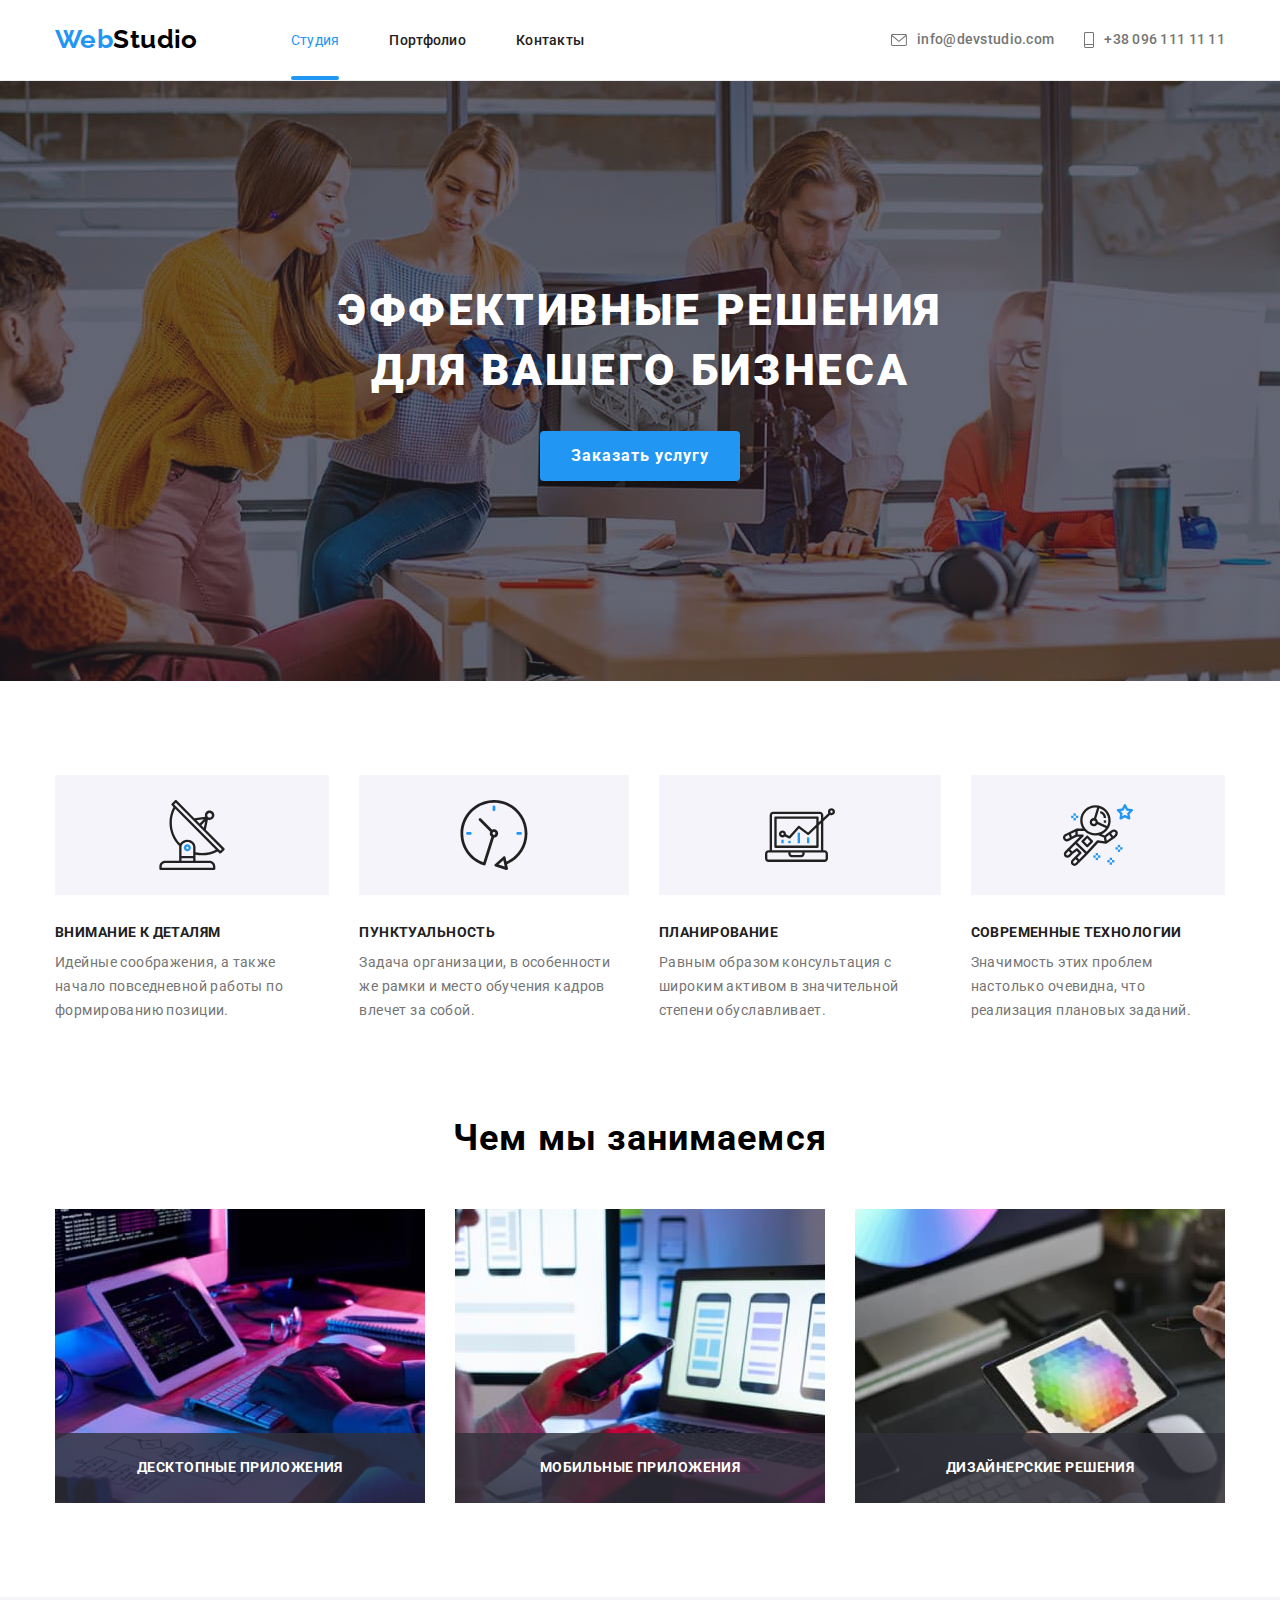
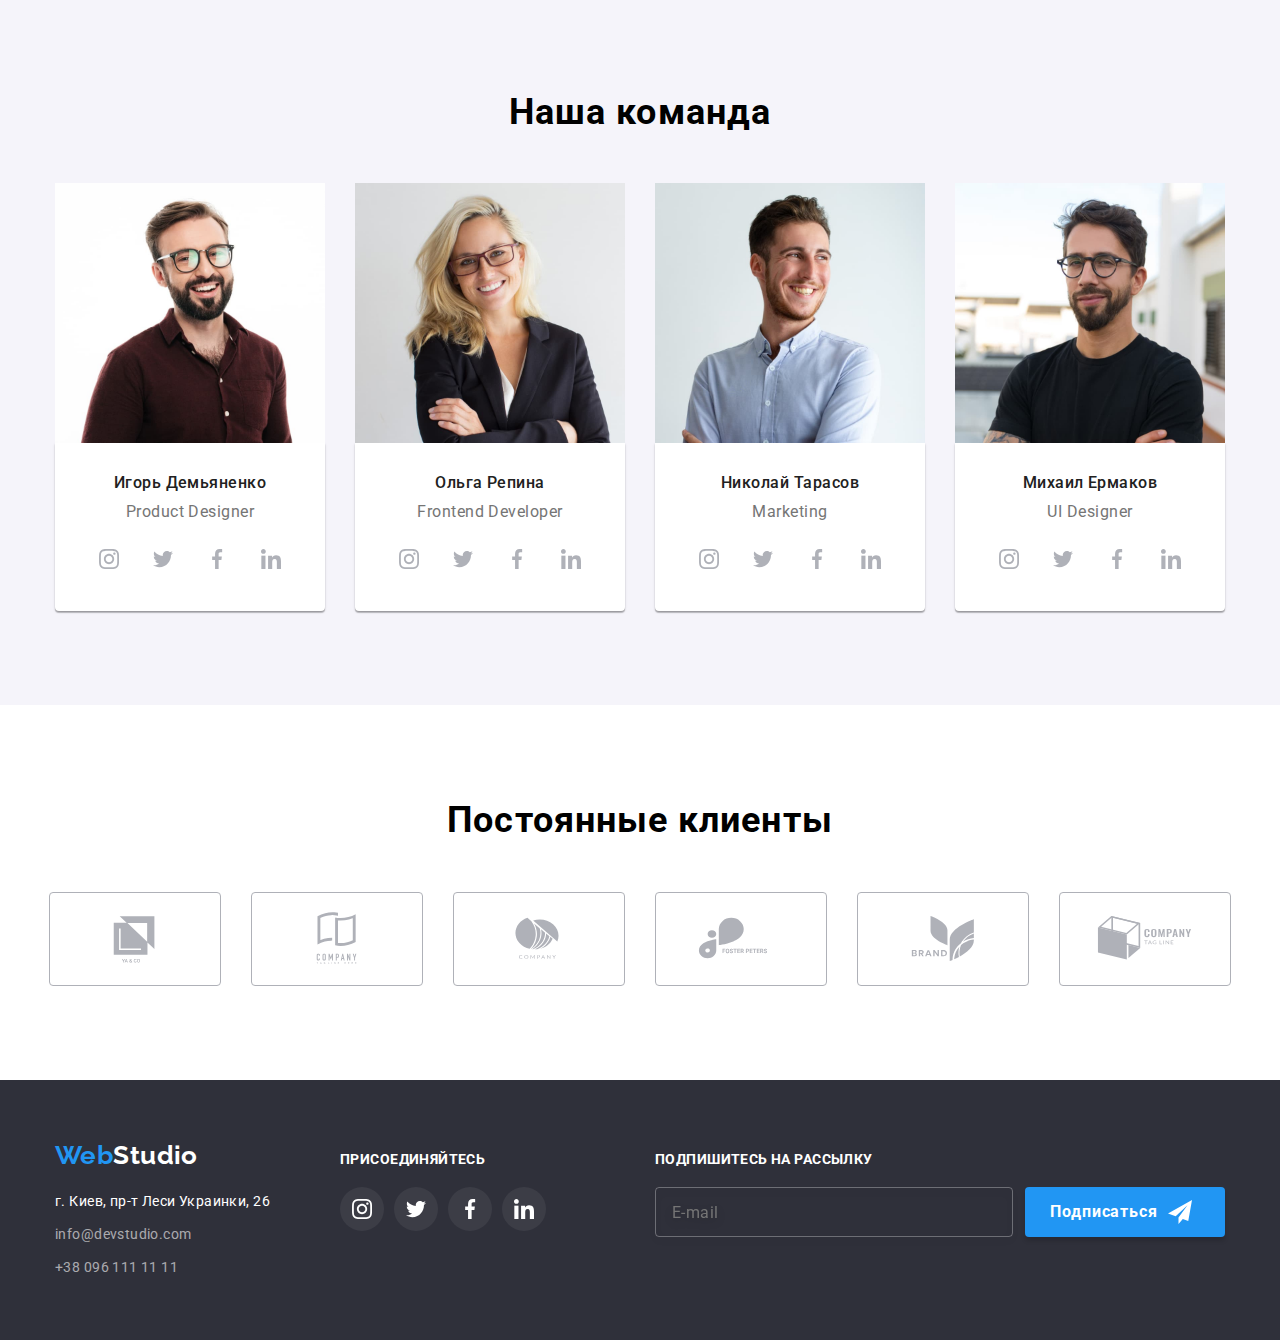
<file: index.html>
<!DOCTYPE html>
<html lang="ru">
<head>
    <meta charset="UTF-8">
    <meta http-equiv="X-UA-Compatible" content="IE=edge">
    <meta name="viewport" content="width=device-width, initial-scale=1.0">
    <title>Document</title>
    <link
     href="https://fonts.googleapis.com/css2?family=Raleway:wght@700&family=Roboto:wght@400;500;700;900&display=swap"
      rel="stylesheet"
    />
    <link
    rel="stylesheet"
    href="https://cdnjs.cloudflare.com/ajax/libs/modern-normalize/1.0.0/modern-normalize.min.css"
    />
    <link rel="stylesheet" href="./css/styles.css"
    />

</head>
<body>
   
  <!--<form class="js-speaker-form">-->
  

  <!--Section header-->
  <header class="hr-toge">
      
      <div class="container">

       <div class="heade">

     <nav class="main-nav">
      <a href="./index.html" class="logo">Web<span>Studio</span>
      </a>
       <ul class="links">
        <li class="item"><a href="./index.html" class="link-current">Студия</a></li>
        <li class="item"><a href="./portfolio.html" class="link clr">Портфолио</a></li>
        <li class="item"><a href="#" class="link clr">Контакты</a></li>
       </ul>
     </nav>

      <ul class="post-tel">
        
        <li class="item">
           <a href="mailto:" class="mail link">
            <svg class="icon-post" width="16" height="12">
              <use href="./images/post_tel.svg#envel"></use>
                </svg>info@devstudio.com</a></li>

        <li class="item item-icon-tel">
          <a href="tel:+380961111111" class="tel link">
            <svg class="icon-post" width="10" height="16">
              <use href="./images/post_tel.svg#vector"></use>
                </svg> +38 096 111 11 11</a></li>
      </ul>
    </div> 
    </div>
    
  
  </header>
         
    <main>
  <!--Section Главная-->
      <section class="hero">
       
      <div class="container"> 
        
         <h1 class="title">ЭФФЕКТИВНЫЕ РЕШЕНИЯ ДЛЯ ВАШЕГО БИЗНЕСА</h1>
   <!--Section Form-->
        <button  data-modal-open class="zakaz" type="button">Заказать услугу</button>
        <div class="backdrop is-hidden" data-modal>
          
          <div class="modal">
            <div> 
              <div class="modal-form">
              <strong class="our-strong-form">Оставьте свои данные, мы вам перезвоним</strong>
              
              <form class="form">
          
              <div class="form-field">
                <label class="form-lable" for="name">Имя</label>
                <div class="form-icon">
                  <span class="text-field_aicon">  
                <input class="form-input" type="text" name="name" id="name"/>          
              
                <svg class="form-black nm" width="18" height="18">
                    <use href="./images/symbol-defs (4).svg#person-black"></use>
                  </svg>
                </span>
                 
                </div>
                
              </div> 
          
              <div class="form-field">
                <label class="form-lable" for="tel">Телефон</label>
                <div class="form-icon">
                  <span class="text-field_aicon">  
                <input class="form-input" type="tel" name="tel" id="tel"/>
                
                <svg class="form-black nm" width="18" height="18">
                  <use href="./images/symbol-defs (4).svg#phone-black"></use>
                </svg>
              </span> 
              
              </div>
              </div>
          
              <div class="form-field">
                <label class="form-lable" for="mail">Почта</label>
                <div class="form-icon">
                  <span class="text-field_aicon"> 
                <input class="form-input" type="email" name="mail" id="mail"/>
                
                <svg class="form-black nm" width="18" height="18">
                  <use href="./images/symbol-defs (4).svg#email-black"></use>
                </svg>
               </span>
              
              </div>
               </div>

              <div class="form-coment">
              <label class="form-lable">Комментарий</label>
              <textarea class="form-place-hol" placeholder="Введите текст">Введите текст</textarea>
              </div>
            </form> 
            
          </div>
          
             <div class="usl"> 
               <label class="check">
                 <input class="check_input" type="checkbox"/>
                  <span class="icon-check"></span>Соглашаюсь с рассылкой и принимаю<span class="span-form">Условия договора</span>
              
              </label>
              </div>
            </div>         
            
            
              <button class="form-button" type="submit">Отправить</button>
                                   
               
            

            <button class="pos" data-modal-close>
              <svg class="icon-close" width="18" height="18" >
                <use href="./images/symbol-defs (3).svg#black">
                  </use>
                
              </svg>
              
            </button>
          </div>
          </div>
          </div>
    
      </section>
     
  <!--Section Наши сильные стороны-->
      
        <section class="univer">
          <div class="container">
      
      <h2 class="our-strong-transp">Наши сильные стороны</h2>

          <ul class="our-strong-ul job-f">
            <li class="item-chem">
              <div class="thumb">
              <svg class="antenna">
                <use href="./images/symbol-defs.svg#icon-antenna">

                </use>
              </svg>
            </div> 
              <h3 class="our-strong-h">ВНИМАНИЕ К ДЕТАЛЯМ</h3>
              <p class="our-text-p">Идейные соображения, а также начало повседневной работы по формированию позиции.</p></li>
              
              <li class="item-chem">
                <div class="thumb">
                  <svg class="clock">
                    <use href="./images/symbol-defs.svg#icon-clock">

                    </use>
                  </svg>
                </div>
              <h3 class="our-strong-h">ПУНКТУАЛЬНОСТЬ</h3>
              <p class="our-text-p">Задача организации, в особенности же рамки и место обучения кадров влечет за собой.</p></li>
            <li class="item-chem">
              <div class="thumb">
                <svg class="diagram">
                  <use href="./images/symbol-defs.svg#icon-diagram">

                  </use>
                </svg>
              </div>
              <h3 class="our-strong-h">ПЛАНИРОВАНИЕ</h3>  
              <p class="our-text-p">Равным образом консультация с широким активом в значительной степени обуславливает.</p></li>
            <li class="item-chem">
              <div class="thumb">
                <svg class="astronaut">
                  <use href="./images/symbol-defs.svg#icon-astronaut">

                  </use>
                </svg>
              </div>
              <h3 class="our-strong-h">СОВРЕМЕННЫЕ ТЕХНОЛОГИИ</h3>
              <p class="our-text-p">Значимость этих проблем настолько очевидна, что реализация плановых заданий.</p></li>
          </ul>
        
          </div>
        </section>
      
    <!--Section Чем занимаются-->
    <section class="univers">
      <div class="container">
      <h2 class="our-strong">Чем мы занимаемся</h2>
        <ul class="our-jobs job-f">
          
         <li class="item">
          <div class="thumb-ch">
          <img src="./images/img011.jpg" alt="изображение1" width="370" height="294"/>
            <p class="label">ДЕСКТОПНЫЕ ПРИЛОЖЕНИЯ</p></div></li> 
         <li class="item">
          <div class="thumb-ch">
            <img src="./images/img012.jpg" alt="изображение2" width="370" height="294"/>
            <p class="label">МОБИЛЬНЫЕ ПРИЛОЖЕНИЯ</p></div></li>
         <li class="item">
          <div class="thumb-ch">
            <img src="./images/img013.jpg" alt="изображение3" width="370" height="294"/>
            <p class="label">ДИЗАЙНЕРСКИЕ РЕШЕНИЯ</p></div></li>
        </ul>
      </div>
    </section>
    <!--Section Team-->
    
      <section class="univer team-backgroud-color">
        <div class="container">
      
        <h2 class="our-strong">Наша команда</h2>
          
          <ul class="job-f"> 
           
             <li class="item-t foto"><img src="./images/img110.jpg" width="270" alt="Дизайнер"/>
              <div class="toge">
                <h3 class="our-strong-f">Игорь Демьяненко</h3>
                <p class="our-text">Product Designer</p>

                <ul class="icons-team">

                  <li class="item-social">
                    <a class="link-social-team" href="">
                      <svg class="icon-social" width="20" height="20" >
                        <use href="./images/symbol-defs.svg#icon-instagram"></use>
                      </svg>
                    </a>        
                               
                  </li> 
              
                  <li class="item-social"> 
                    <a class="link-social-team" href="">
                      <svg class="icon-social" width="20" height="20" >
                        <use href="./images/symbol-defs.svg#icon-twitter"></use>
                      </svg>
                    </a>        
                  </li> 
              
                  <li class="item-social">
                    <a class="link-social-team" href="">
                      <svg class="icon-social" width="20" height="20" >
                        <use href="./images/symbol-defs.svg#icon-facebook"></use>
                      </svg>
                    </a>  
              
                             
                  </li> 
              
                  <li class="item-social">
                    <a class="link-social-team" href="">
                      <svg class="icon-social" width="20" height="20" >
                        <use href="./images/symbol-defs.svg#icon-linkedin"></use>
                      </svg>
                    </a>  
                                   
                </li> 
              </ul>
             
              </div> 
             
            </li>
            
                                           
            <li class="item-t foto"><img src="images/img111.jpg" width="270" alt="Разработчик"/>
              <div class="toge">
              <h3 class="our-strong-f">Ольга Репина</h3>
              <p class="our-text">Frontend Developer</p>
              <ul class="icons-team">

                <li class="item-social">
                  <a class="link-social-team" href="">
                    <svg class="icon-social" width="20" height="20" >
                      <use href="./images/symbol-defs.svg#icon-instagram"></use>
                    </svg>
                  </a>        
                             
                </li> 
            
                <li class="item-social"> 
                  <a class="link-social-team" href="">
                    <svg class="icon-social" width="20" height="20" >
                      <use href="./images/symbol-defs.svg#icon-twitter"></use>
                    </svg>
                  </a>        
                </li> 
            
                <li class="item-social">
                  <a class="link-social-team" href="">
                    <svg class="icon-social" width="20" height="20" >
                      <use href="./images/symbol-defs.svg#icon-facebook"></use>
                    </svg>
                  </a>  
            
                           
                </li> 
            
                <li class="item-social">
                  <a class="link-social-team" href="">
                    <svg class="icon-social" width="20" height="20" >
                      <use href="./images/symbol-defs.svg#icon-linkedin"></use>
                    </svg>
                  </a>  
                                    
              </li> 
            </ul>
            
            </div>
            </li>
          
            <li class="item-t foto"><img src="images/img112.jpg" width="270" alt="Маркетолог"/>          
              <div class="toge">
              <h3 class="our-strong-f">Николай Тарасов</h3>
              <p class="our-text">Marketing</p>
              <ul class="icons-team">

                <li class="item-social">
                  <a class="link-social-team" href="">
                    <svg class="icon-social" width="20" height="20" >
                      <use href="./images/symbol-defs.svg#icon-instagram"></use>
                    </svg>
                  </a>        
                             
                </li> 
            
                <li class="item-social"> 
                  <a class="link-social-team" href="">
                    <svg class="icon-social" width="20" height="20" >
                      <use href="./images/symbol-defs.svg#icon-twitter"></use>
                    </svg>
                  </a>        
                </li> 
            
                <li class="item-social">
                  <a class="link-social-team" href="">
                    <svg class="icon-social" width="20" height="20" >
                      <use href="./images/symbol-defs.svg#icon-facebook"></use>
                    </svg>
                  </a>  
            
                           
                </li> 
            
                <li class="item-social">
                  <a class="link-social-team" href="">
                    <svg class="icon-social" width="20" height="20" >
                      <use href="./images/symbol-defs.svg#icon-linkedin"></use>
                    </svg>
                  </a>  
                                    
              </li> 
            </ul>
            </div>
            </li>
          
            <li class="item-t foto"><img src="images/img113.jpg" width="270" alt="UI Дизайнер"/>
              <div class="toge">
              <h3 class="our-strong-f">Михаил Ермаков</h3>
              <p class="our-text">UI Designer</p>
              <ul class="icons-team">

                <li class="item-social">
                  <a class="link-social-team" href="">
                    <svg class="icon-social" width="20" height="20" >
                      <use href="./images/symbol-defs.svg#icon-instagram"></use>
                    </svg>
                  </a>        
                             
                </li> 
            
                <li class="item-social"> 
                  <a class="link-social-team" href="">
                    <svg class="icon-social" width="20" height="20" >
                      <use href="./images/symbol-defs.svg#icon-twitter"></use>
                    </svg>
                  </a>        
                </li> 
            
                <li class="item-social">
                  <a class="link-social-team" href="">
                    <svg class="icon-social" width="20" height="20" >
                      <use href="./images/symbol-defs.svg#icon-facebook"></use>
                    </svg>
                  </a>  
            
                           
                </li> 
            
                <li class="item-social">
                  <a class="link-social-team" href="">
                    <svg class="icon-social" width="20" height="20" >
                      <use href="./images/symbol-defs.svg#icon-linkedin"></use>
                    </svg>
                  </a>  
                                    
              </li> 
            </ul>
            </div>
            </li>
                    
          </ul>
        </div>
      </section>
    
  </main>
  <!--Section Clients-->
  <section class="univer">
    <div class="container">
      <h2 class="our-strong">Постоянные клиенты</h2>
          
          <ul class="c-clients"> 

            <li class="item-cl">
             
                <a href="" class="client">
                <svg class="icon-logo" width="106" height="60">
                  <use href="./images/symbol-defs.svg#icon-logo-1">
                  
                  </use>
                </svg>
              </a>
                             
            </li>

            <li class="item-cl">
              <a href="" class="client">
              <svg class="icon-logo" width="106" height="60">
                <use href="./images/symbol-defs.svg#icon-logo-2">
                </use>
              </svg>
            </a>   
            </li>   
            
            <li class="item-cl">
              <a href="" class="client">
                <svg class="icon-logo" width="106" height="60">
                  <use href="./images/symbol-defs.svg#icon-logo-3">
                  
                  </use>
                </svg>
              </a>
              
            </li>

            <li class="item-cl">
              <a href="" class="client">
                <svg class="icon-logo" width="106" height="60">
                  <use href="./images/symbol-defs.svg#icon-logo-4">
                  
                  </use>
                </svg>
              </a>
              
            </li>
             
            
            
            <li class="item-cl">
              <a href="" class="client">
                <svg class="icon-logo" width="106" height="60">
                  <use href="./images/symbol-defs.svg#icon-logo-5">
                  
                  </use>
                </svg>
              </a>
              
            </li>
            <li class="item-cl">
              <a href="" class="client">
                <svg class="icon-logo" width="106" height="60">
                  <use href="./images/symbol-defs.svg#icon-logo-6">
                  
                  </use>
                </svg>
              </a>
              
            </li>
          </ul>
    </div>
  </section>

<!--Section Footer-->
<footer class="foot-bg">
 
  <div class="container ft-fx">
    <div class="addr">
        <a href="./index.html" class="logo-f">Web<span>Studio</span></a>
        <address class="underline">
          <ul class="links-ft linkf">
            <li class="item-ft"><a href="Адрес" class="add linkf">г. Киев, пр-т Леси Украинки, 26</a></li>
            <li class="item-ft"><a href="mailto:" class="opacity linkf">info@devstudio.com</a></li>
            <li class="item-ft"><a href="tel:+380961111111" class="opacity linkf">+38 096 111 11 11</a></li>
          </ul>
        </address>
   
  </div>


  <div class="soc">
    <p class="socials">ПРИСОЕДИНЯЙТЕСЬ</p>
  <ul class="icons">
    <li class="item-social">
      <a class="link-social" href="">
        <svg class="icon-social-f" width="20" height="20" >
          <use href="./images/symbol-defs.svg#icon-instagram"></use>
        </svg>
      </a>        
                 
    </li> 

    <li class="item-social"> 
      <a class="link-social" href="">
        <svg class="icon-social-f" width="20" height="20" >
          <use href="./images/symbol-defs.svg#icon-twitter"></use>
        </svg>
      </a>        
    </li> 

    <li class="item-social">
      <a class="link-social" href="">
        <svg class="icon-social-f" width="20" height="20" >
          <use href="./images/symbol-defs.svg#icon-facebook"></use>
        </svg>
      </a>  

               
    </li> 

    <li class="item-social">
      <a class="link-social" href="">
        <svg class="icon-social-f" width="20" height="20" >
          <use href="./images/symbol-defs.svg#icon-linkedin"></use>
        </svg>
      </a>  
                        
  </li> 
</ul>

  </div>




  <div class="forma">
    <p class="socials">ПОДПИШИТЕСЬ НА РАССЫЛКУ</p>
    <form>
      <div class="ft-send">
      <input class="send in-mail" type="email" placeholder="E-mail"/>
      <button type="submit" class="submit-f">Подписаться<svg class="icon-send" width="24" height="24">
        <use href="./images/symbol-defs (4).svg#icon-send"></use>
      </svg></button>
    </div>  
    </form>
  </div>
</div>



</footer>




<script>
    const refs = {
      openModalBtn: document.querySelector("[data-modal-open]"),
      closeModalBtn: document.querySelector("[data-modal-close]"),
      modal: document.querySelector("[data-modal]"),
    };
  
    refs.openModalBtn.addEventListener("click", toggleModal);
    refs.closeModalBtn.addEventListener("click", toggleModal);
  
    function toggleModal() {
      refs.modal.classList.toggle("is-hidden");
    }
</script>
</body>
</html>
</file>
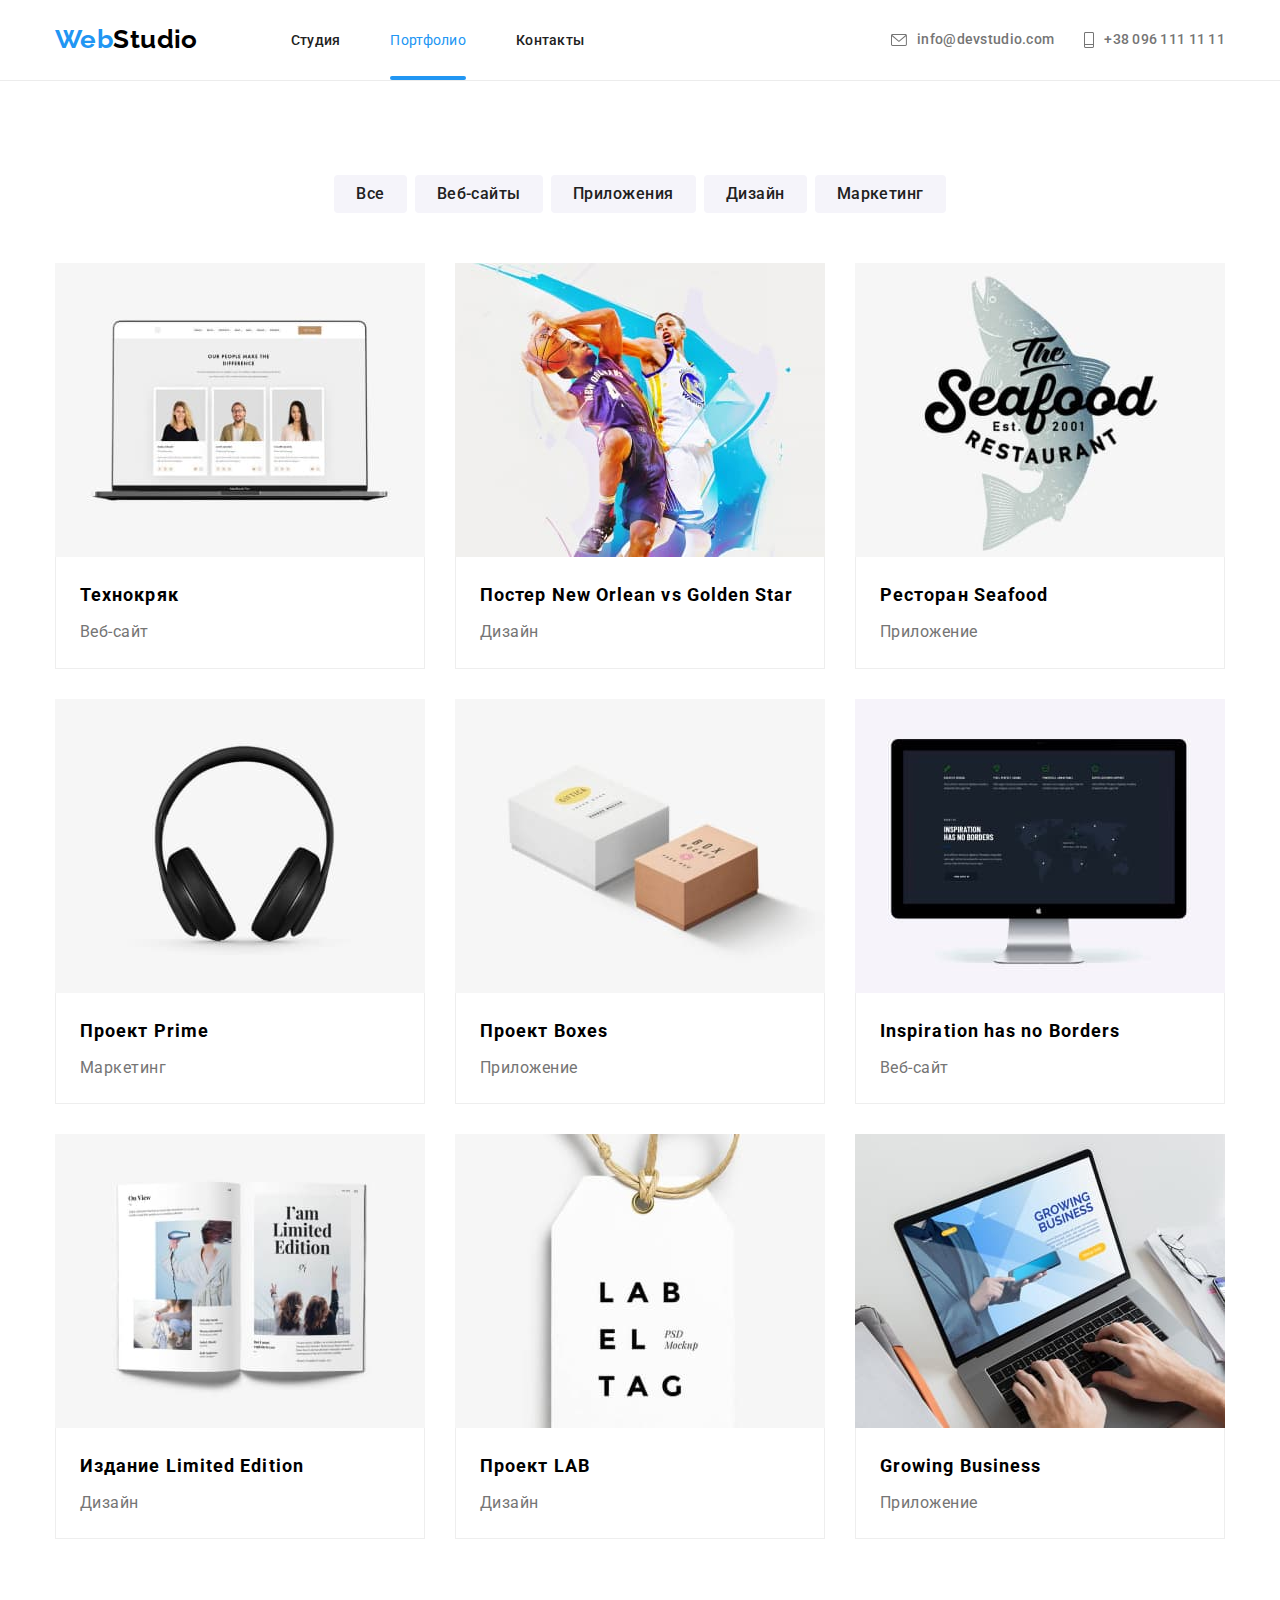
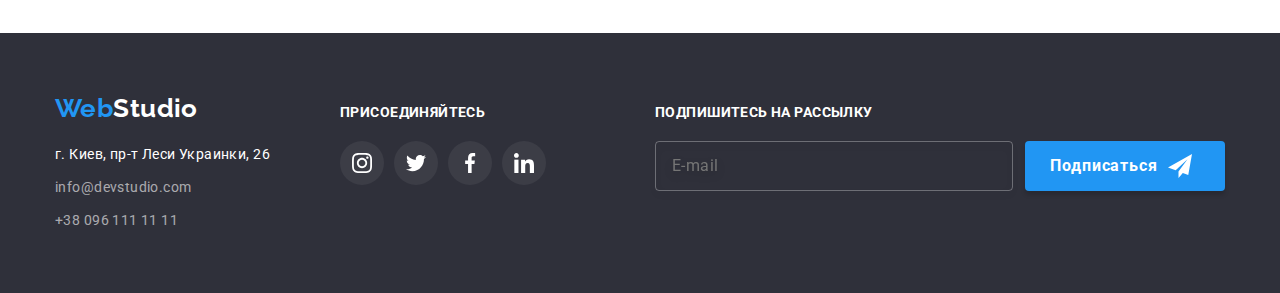
<file: portfolio.html>
<!DOCTYPE html>
<html lang="ru">
<head>
    <meta charset="UTF-8">
    <meta http-equiv="X-UA-Compatible" content="IE=edge">
    <meta name="viewport" content="width=device-width, initial-scale=1.0">
    <title>Document</title>
    <link
    rel="stylesheet"
    href="https://cdnjs.cloudflare.com/ajax/libs/modern-normalize/1.0.0/modern-normalize.min.css"
  />
    <link href="https://fonts.googleapis.com/css2?family=Raleway:wght@700&family=Roboto:wght@400;500;700;900&display=swap"
        rel="stylesheet" />
    <link rel="stylesheet" href="./css/styles.css" />
    
   
</head>
  <body>
    <!--Section header-->
    <header class="hr-toge">
      <!--Section header-->
      
        <div class="container">
          <div class="heade">
       <nav class="main-nav">
        <a href="./index.html" class="logo">Web<span>Studio</span>
        </a>
         <ul class="links">
          <li class="item"><a href="./index.html" class="link clr">Студия</a></li>
          <li class="item"><a href="./portfolio.html" class="link-current">Портфолио</a></li>
          <li class="item"><a href="#" class="link clr">Контакты</a></li>
         </ul>
       </nav>
       <ul class="post-tel">
        
        <li class="item">
           <a href="mailto:" class="mail link">
            <svg class="icon-post" width="16" height="12">
              <use href="./images/post_tel.svg#envel"></use>
                </svg>info@devstudio.com</a></li>

        <li class="item item-icon-tel">
          <a href="tel:+380961111111" class="tel link">
            <svg class="icon-post" width="10" height="16">
              <use href="./images/post_tel.svg#vector"></use>
                </svg> +38 096 111 11 11</a></li>
      </ul>
      </div>
      
      </div>
      
    
    </header>
     <!--Section our-projects-->
    
      <main class="our-projects">
        <section class="univer">
          <div class="container">
                     
        <h1 class="projects-transp">Наши проекты</h1>
        <!--Section Filters-->
          
            <ul class="button-all">
              <li class="item-b"><button class="pointer btn vse" type="button">Все</button></li>
              <li class="item-b"><button class="pointer btn web" type="button">Веб-сайты</button></li>
              <li class="item-b"><button class="pointer btn pri" type="button">Приложения</button></li>
              <li class="item-b"><button class="pointer btn dis" type="button">Дизайн</button></li>
              <li class="item-b"><button class="pointer btn mar" type="button">Маркетинг</button></li>
            </ul>
           
          
        <!--Section Projects-->
        
          <ul class="job-c">
           <li class="item-c">
            
            <a class="cartka" href=""><img src="./images/pho1.jpg" width="370" alt="Вид"/>
            
              <div class="carta">
                <h2 class="special-name">Технокряк</h2>
                <p class="job one">Веб-сайт</p>
              </div>
            
            
            <div class="actions">
               <div class="over">
                <p class="p-modal">Ресурс предлагает комплексные предложения с разным уровнем функционала и сервисов. Все это позволит посетителю получить исчерпывающие сведения о компании или частном лице.
                  </p>
               </div>
              </div>
            </a>
            </li>
              
           <li class="item-c">
            
             <a class="cartka" href=""><img src="./images/pho2.jpg" width="370" alt="Вид"/>
              <div class="carta">
               <h2 class="special-name">Постер New Orlean vs Golden Star</h2>
               <p class="job one">Дизайн</p>
              </div>
              <div class="actions">
                <div class="over">
                 <p class="p-modal">Ресурс предлагает комплексные предложения с разным уровнем функционала и сервисов. Все это позволит посетителю получить исчерпывающие сведения о компании или частном лице.
                   </p>
                </div>
               </div>
              </a>
            </li>
 
           <li class="item-c">
            
             <a class="cartka" href=""><img src="./images/pho3.jpg" width="370" alt="Вид"/>
              <div class="carta">  
               <h2 class="special-name">Ресторан Seafood</h2>
               <p class="job one">Приложение</p>
              </div>
              <div class="actions">
                <div class="over">
                 <p class="p-modal">Ресурс предлагает комплексные предложения с разным уровнем функционала и сервисов. Все это позволит посетителю получить исчерпывающие сведения о компании или частном лице.
                   </p>
                </div>
               </div>
            </a>
          </li>

           <li class="item-c">
            
             <a class="cartka" href=""><img src="./images/pho4.jpg" width="370" alt="Вид"/>
              <div class="carta">    
               <h2 class="special-name">Проект Prime</h2>
               <p class="job one">Маркетинг</p>
              </div>
              <div class="actions">
                <div class="over">
                 <p class="p-modal">Ресурс предлагает комплексные предложения с разным уровнем функционала и сервисов. Все это позволит посетителю получить исчерпывающие сведения о компании или частном лице.
                   </p>
                </div>
               </div>
            </a>
          </li>

           <li class="item-c">
            
             <a class="cartka" href=""><img src="./images/pho5.jpg" width="370" alt="Вид"/>
              <div class="carta">
               <h2 class="special-name">Проект Boxes</h2>
               <p class="job one">Приложение</p>
              </div>
              <div class="actions">
                <div class="over">
                 <p class="p-modal">Ресурс предлагает комплексные предложения с разным уровнем функционала и сервисов. Все это позволит посетителю получить исчерпывающие сведения о компании или частном лице.
                   </p>
                </div>
               </div>
            </a>
          </li>

           <li class="item-c">
            
             <a class="cartka" href=""><img src="./images/pho6.jpg" width="370" alt="Вид"/>
              <div class="carta">
                <h2 class="special-name">Inspiration has no Borders</h2>
                <p class="job one">Веб-сайт</p>
              </div>
              <div class="actions">
                <div class="over">
                 <p class="p-modal">Ресурс предлагает комплексные предложения с разным уровнем функционала и сервисов. Все это позволит посетителю получить исчерпывающие сведения о компании или частном лице.
                   </p>
                </div>
               </div>
            </a>
          </li>

           <li class="item-c">
            
             <a class="cartka" href=""><img src="./images/pho7.jpg" width="370" alt="Вид"/>
              <div class="carta">
                <h2 class="special-name">Издание Limited Edition</h2>
                <p class="job one">Дизайн</p>
              </div>
              <div class="actions">
                <div class="over">
                 <p class="p-modal">Ресурс предлагает комплексные предложения с разным уровнем функционала и сервисов. Все это позволит посетителю получить исчерпывающие сведения о компании или частном лице.
                   </p>
                </div>
               </div>
            </a>
          </li>

           <li class="item-c">
            
             <a class="cartka" href=""><img src="./images/pho8.jpg" width="370" alt="Вид"/>
              <div class="carta">
               <h2 class="special-name">Проект LAB</h2>
               <p class="job one">Дизайн</p>
              </div>
              <div class="actions">
                <div class="over">
                 <p class="p-modal">Ресурс предлагает комплексные предложения с разным уровнем функционала и сервисов. Все это позволит посетителю получить исчерпывающие сведения о компании или частном лице.
                   </p>
                </div>
               </div>
            </a>
          </li>

           <li class="item-c">
            
             <a class="cartka" href=""><img src="./images/pho9.jpg" width="370" alt="Вид"/>
              <div class="carta">
               <h2 class="special-name">Growing Business</h2>
               <p class="job one">Приложение</p>
              </div>
              <div class="actions">
                <div class="over">
                 <p class="p-modal">Ресурс предлагает комплексные предложения с разным уровнем функционала и сервисов. Все это позволит посетителю получить исчерпывающие сведения о компании или частном лице.
                   </p>
                </div>
               </div>
            </a>
          </li>
          </ul>
          
        
          </div>
        </section> 
      </main>
     
    <!--Section Footer-->
    <footer class="foot-bg">
 
      <div class="container ft-fx">
        <div class="addr">
            <a href="./index.html" class="logo-f">Web<span>Studio</span></a>
            <address class="underline">
              <ul class="links-ft linkf">
                <li class="item-ft"><a href="Адрес" class="add linkf">г. Киев, пр-т Леси Украинки, 26</a></li>
                <li class="item-ft"><a href="mailto:" class="opacity linkf">info@devstudio.com</a></li>
                <li class="item-ft"><a href="tel:+380961111111" class="opacity linkf">+38 096 111 11 11</a></li>
              </ul>
            </address>
       
      </div>
    
    
      <div class="soc">
        <p class="socials">ПРИСОЕДИНЯЙТЕСЬ</p>
      <ul class="icons">
        <li class="item-social">
          <a class="link-social" href="">
            <svg class="icon-social-f" width="20" height="20" >
              <use href="./images/symbol-defs.svg#icon-instagram"></use>
            </svg>
          </a>        
                     
        </li> 
    
        <li class="item-social"> 
          <a class="link-social" href="">
            <svg class="icon-social-f" width="20" height="20" >
              <use href="./images/symbol-defs.svg#icon-twitter"></use>
            </svg>
          </a>        
        </li> 
    
        <li class="item-social">
          <a class="link-social" href="">
            <svg class="icon-social-f" width="20" height="20" >
              <use href="./images/symbol-defs.svg#icon-facebook"></use>
            </svg>
          </a>  
    
                   
        </li> 
    
        <li class="item-social">
          <a class="link-social" href="">
            <svg class="icon-social-f" width="20" height="20" >
              <use href="./images/symbol-defs.svg#icon-linkedin"></use>
            </svg>
          </a>  
                            
      </li> 
    </ul>
    
      </div>



          <div class="forma">
            <p class="socials">ПОДПИШИТЕСЬ НА РАССЫЛКУ</p>
            <form>
              <div class="ft-send">
              <input class="send in-mail" type="email" placeholder="E-mail"/>
              <button type="submit" class="submit-f">Подписаться<svg class="icon-send" width="24" height="24">
                <use href="./images/symbol-defs (4).svg#icon-send"></use>
              </svg></button>
            </div>  
            </form>
          </div>
       
    </div>
    
    </footer>
  
    
  </body>
</html>
</file>
<file: css/styles.css>
/* цвет основного текста #757575*/
/* вторичный цвет #212121*/
/* цвет акцента #2196F3*/
/* цвет акцента вторичный #188ce8*/
/* цвет фона #ffffff*/
/* цвет заголовков #000000*/
/* цвет фона главной страницы #2F303A */
/* цвет фона кнопок #F5F4FA*/
/* цвет адреса rgba(255, 255, 255, 0.6)*/
/* цвет тени one rgba(0, 0, 0, 0.1)*/
/* цвет тени two rgba(0, 0, 0, 0.1)*/
/* цвет тени three rgba(0, 0, 0, 0.12)*/
/* цвет фона под фото #e5e5e5*/
/* цвет фона карточки #eeeeee*/
/* цвет линии внизу шапки #ececec*/
/* цвет фона клиентов #AFB1B8*/
/* цвет фона при трансформации rgba(33, 150, 243, 0.9)*/
/* цвет при оверлей #c4c4c4*/ 

:root {
  --primary-text-color: #757575;
  --second-text-color: #212121;
  --accent-color: #2196f3;
  --accent-color-second: #188ce8;
  --background-color: #ffffff;
  --title-text-color: #000000;
  --background-color-ft: #2f303a;
  --background-color-btn: #F5F4FA;
  --color-opacity: rgba(255,255,255,0.6);
  --color-shadow-one: rgba(0, 0, 0, 0.12);
  --color-shadow-two: rgba(0, 0, 0, 0.14);
  --color-shadow-three: rgba(0, 0, 0, 0.2);
  --color-fon-image: #e5e5e5;
  --color-bgd-card: #eeeeee;
  --border-hr-color: #ececec;
  --color-clients: #AFB1B8;
  --color-bg-transform: rgba(33, 150, 243, 0.9);
  --color-overly: #c4c4c4;
}
html {
  box-sizing: border-box;
}
*,
*::before,
*::after {
  box-sizing: inherit;
}

h1,h2,h3,h4,p,ul {
  padding: 0;
  margin: 0;
}

img {
  display: block;
  max-width: 100%;
  height: auto;
}

body {
  margin: auto;
  font-size: 14px;
  font-family: Roboto, sans-serif;
  letter-spacing: 0.03em;
  color: var(--primary-text-color);
  background-color: var(--background-color);
}

.container {
  width: 1200px;
  padding: 0 15px;
  margin: 0 auto;
}

ul {
  list-style-type: none;
}
 

.hr-toge {
  border-bottom: 1px solid var(--border-hr-color);
  z-index: 99;
}

.heade {
  display: flex;
}
.main-nav {
  display: flex;
  align-items: center;
}

 .logo {
  font-family: Raleway;
  padding-top: 24px;
  padding-bottom: 25px;
  font-size: 26px;
  font-weight: 700;
  line-height: 1.2;
  text-align: left;
  text-decoration: none;
  color: var(--accent-color);
}
span {
  color: var(--title-text-color);
}
a {
  text-decoration: none;
} 
 
/*Навигация без логотипа*/

.links { 
  position: relative;
  display: flex;
  align-items: center;
  margin-left: 93px;
  padding-top: 32px;
  padding-bottom: 32px;
  font-size: 14px; 
  line-height: 1.17;
  letter-spacing: 0.02em;
  text-align: left; 
}

.link-current::after {
  position: absolute;
  content: "";
  display: block;
  width: 100%;
  height: 4px;
  border-radius: 2px;
  background-color: var(--accent-color);
  bottom: 0;
}

.link-current {
  position: relative;
  padding-top: 32px;
  padding-bottom: 32px;
  color: var(--accent-color);
 
}

.links >.item {
  display: block;
}

.links .item:not(:last-child) {
  margin-right: 50px;
}

.clr {
  font-weight: 500;
  color: var(--second-text-color);
}

.links .link-current:hover,
.links .link-current:focus {
  
  color: var(--accent-color);
}

.links .link:hover,
.links .link:focus  {
  color: var(--accent-color);
}

/* Почта и тел*/

.post-tel {  
  display: flex;
  margin-left: auto;
  align-items: center;
   
  font-size: 14px; 
  font-weight: 500;
  line-height: 1.14;
  letter-spacing: 0.02em;
  text-align: left;
  text-decoration: none;
}
 
 .post-tel >.item+.item {
  margin-left: 30px;
}

.mail  {
  display: flex;
  align-items: center;
  padding-top: 32px;
  padding-bottom: 32px;
  color: var(--primary-text-color);
  transition-duration: 250ms;
  transition-timing-function: cubic-bezier(0.4, 0, 0.2, 1);
}
.icon-post {
  margin-right: 10px;
  fill: currentColor;
  transition-duration: 250ms;
  transition-timing-function: cubic-bezier(0.4, 0, 0.2, 1);
}

.mail:hover,
.mail:focus {
  color: var(--accent-color);
}

.tel:hover,
.tel:focus {
  color: var(--accent-color);
}

.tel {
  display: flex;
  align-items: center;
  padding-top: 32px;
  padding-bottom: 32px;
  color: var(--primary-text-color);
  transition-duration: 250ms;
  transition-timing-function: cubic-bezier(0.4, 0, 0.2, 1);
}

/* Section Главная*/

.our-strong-form {
font-weight: 700;
font-size: 20px;
line-height: 1.15;
text-align: center;
letter-spacing: 0.03em;
margin-bottom: 12px;
color: var(--second-text-color);
}

.usl {
  position: relative;
  display: block;
  height: 24px;
  font-size: 14px;
  line-height: 1.71;
  letter-spacing: 0.03em;
  color: var(--primary-text-color);
  padding-bottom: 20px;
  padding-top: 20px;
}

.check {
  display: flex;
  justify-content: center;
  align-items: center;
}

.icon-check {
  display: inline-block;
  width: 16px; 
  height: 15px;
  border: 2px solid var(--title-text-color);
  background: var(--background-color);
  border-radius: 2px;
  margin-right: 8px;
  
  
}

.check_input {
  -moz-appearance: none;
  -webkit-appearance: none;
  appearance: none;
}   
  
  
.check_input:checked + .icon-check {
  border-color: var(--accent-color);
  background-image: url(../images/icon\ check.svg);
  background-size: contain;
  background-origin: border-box;

}

.span-form {
  color: var(--accent-color);
  text-decoration: underline;
  padding-left: 4px;
}

.form {
display: block;
width: 342px;
}

.form-coment {
  position: relative;
}

.form-place-hol {
resize: none;
display: inline-block;
width: 448px;
height: 96px;  
font-weight: 400;
font-size: 12px;
line-height: 1.17;
letter-spacing: 0.01em;
font-weight: 400;
color: rgba(117, 117, 117, 0.5);
padding: 12px 16px;
border: 1px solid rgba(33, 33, 33, 0.2);
}

.form-button {
  width: 200px;
  height: 50px;
  font-weight: 700;
  font-size: 16px;
  line-height: 1.88;
/* identical to box height, or 188% */
  text-align: center;
  letter-spacing: 0.06em;
  box-shadow: 0px 4px 4px rgba(0, 0, 0, 0.15);
  border-radius: 4px;
  border: none;
  color: var(--background-color);
  background: var(--accent-color);
  margin-top: 30px;
  transition-property: background-color;
  transition-duration: 250ms;
  transition-timing-function: cubic-bezier(0.4, 0, 0.2, 1);
}

.form-button:hover,
.form-button:focus {
  background-color: var(--accent-color-second);
}

.form-field {
  margin-bottom: 10px;
  margin-top: 10px;
}

.form-lable {
  display: flex;
  flex-direction: column;
  align-items: flex-start;
  font-weight: 400;
  font-size: 12px;
  line-height: 1.17;
  letter-spacing: 0.01em;
  margin-bottom: 4px;
}

.form-input {
  display: block;
  position: relative;
  padding-left: 42px;
  width: 448px;
  height: 40px;
  font: inherit;
  border: 1px solid rgba(33, 33, 33, 0.2);
  border-radius: 4px;
  outline-color: transparent;
  transition-property: border-color, outline-color;
  transition-duration: 250ms;
  transition-timing-function: cubic-bezier(0.4, 0, 0.2, 1);
}

.form-input:hover,
.form-input:focus {
  border-color: var(--accent-color);
  outline-color: var(--accent-color);
} 

.form-input:hover + .form-black {
  fill: var(--accent-color);
}

.form-input:focus + .form-black {
  fill: var(--accent-color);
 }

.nm {
  position: absolute;
  display: block;
  top: 11px;
  margin-left: 12px;
  transition-property: fill;
  transition-duration: 250ms;
  transition-timing-function: cubic-bezier(0.4, 0, 0.2, 1);
}

.form-icon {
  position: relative;
}

.form-icon input {
  padding-right: 2.5em;
}

.text-field_aicon {
  position: relative;
  margin-top: 4px;
  
}

/*Section Hero*/

.hero {
  padding: 200px 0 200px;
  text-align: center;
  max-width: 1600px;
  height: 600px;
  margin-left: auto;
  margin-right: auto;
  background-image: linear-gradient(to right,
    rgba(47, 48, 58, 0.4),
    rgba(47, 48, 58, 0.4)), 
    url("../images/fone-hero.jpg");
  background-color: var(--color-overly);
  background-repeat: no-repeat;
  background-position: center;
  background-size: cover;
}

.title {
  width: 696px;
  height: 120px;
  left: 452px;
  top: 280px;
  margin-left: auto;
  margin-right: auto;
  margin-bottom: 30px;
  font-size: 44px;
  font-weight: 900;
  line-height: 1.36;
  letter-spacing: 0.06em;
  text-align: center;
  color: var(--background-color);
  text-transform: uppercase;
}

.our-projects {
  background-color: var(--background-color-card);
}

.zakaz {
  display: inline-block;
  height: 50px;
  width: 200px;
  font-size: 16px;
  font-weight: 700;
  line-height: 1.88;
  letter-spacing: 0.06em;
  text-align: center;
  font-family: inherit;
  color: var(--background-color);
  cursor: pointer;
  background-color: var(--accent-color);
  border: 0ch;
  box-shadow: 0px 4px 4px rgba(0, 0, 0, 0.15);
  border-radius: 4px;
}

.zakaz:hover  {
  transition: opacity 250ms cubic-bezier(0.4, 0, 0.2, 1);
  background-color: var(--accent-color-second);
}
/* Modal window*/


.backdrop {
  position: fixed;
  width: 100%;
  height: 100%;
  left: 50%;
  top: 50%;
  transform: translate(-50%, -50%); 
  background-color: rgba(0, 0, 0, 0.2);
  z-index: 20;
  transition-duration: 250ms;
  transition-timing-function: cubic-bezier(0.4, 0, 0.2, 1);
}

.backdrop.is-hidden {
  visibility: hidden;
  opacity: 0; 
  pointer-events: none;
}

.zakaz:hover,
.zakaz:focus .modal {
  opacity: 1;
}

.modal {
  position: absolute;
  padding: 40px;
  width: 528px;
  left: 50%;
  top: 50%;
  transform: translate(-50%, -50%);
  background-color: var(--background-color);
  box-shadow: 0px 1px 3px rgba(0, 0, 0, 0.12), 0px 1px 1px rgba(0, 0, 0, 0.14), 0px 2px 1px rgba(0, 0, 0, 0.2);
  border-radius: 4px;
  transition-duration: 500ms;
  transition-timing-function: cubic-bezier(0.4, 0, 0.2, 1);
}

.pos {
  position: fixed;
  right: 0;
  top: 0;
  display: block;
  width: 32px;
  height: 32px;
  border-radius: 50%;
  padding-top: 6px;
  padding-bottom: 6px;
  margin-right: 8px;
  margin-top: 8px;
  background: var(--background-color);
  border: 1px solid rgba(0, 0, 0, 0.1);
  box-sizing: border-box;
  transition-duration: 250ms;
  transition-timing-function: cubic-bezier(0.4, 0, 0.2, 1);
}

.icon-close {
  align-items: center;
  transition-property: fill;
  transition-duration: 250ms;
  transition-timing-function: cubic-bezier(0.4, 0, 0.2, 1);
}

.icon-close:hover,
.icon-close:focus {
 fill: var(--accent-color);
}

.pos:hover,
.pos:focus.modal {
  opacity: 0;
}

.pos:hover,
.pos:focus {
  opacity: 1; 
}

  
 

/* Section Наши сильные стороны*/

.our-strong-transp {
  position: absolute; 
  width: 1px; 
  height: 1px; 
  margin: -1px; 
  border: 0; 
  padding: 0; 
  white-space: nowrap; 
  clip-path: inset(100%); 
  clip: rect(0 0 0 0); 
  overflow: hidden; 
}

.thumb {
  display: flex;
  height: 120px;
  justify-content: center;
  align-items: center;
  margin-bottom: 30px;
  background-color: var(--background-color-btn);
}

.antenna,
.clock,
.diagram,
.astronaut {
  width: 70px;
  height: 70px;
}
 
.our-strong {
  margin-bottom: 50px;
  font-size: 36px;
  font-weight: 700;
  line-height: 1.17;
  letter-spacing: 0.03em;
  text-align: center;
  color: var(--title-text-color);
}

.our-strong-h {
  margin-bottom: 10px;
  font-size: 14px;
  font-weight: 700;
  line-height: 1.14;
  letter-spacing: 0.03em;
  text-align: left;
  color: var(--second-text-color);
  text-transform: uppercase;
}

.our-strong-f {
  display: inline-block;
  font-size: 16px;
  font-weight: 500;
  line-height: 1.19;
  letter-spacing: 0.03em;
  text-align: center;
  color: var(--second-text-color); 
}

.our-text-p {
  font-size: 14px;
  line-height: 1.71;
  letter-spacing: 0.03em;
  text-align: left;
  color: var(--primary-text-color);
}

.toge {
  display: block;
  padding-top: 30px;
  padding-bottom: 30px;
  text-align: center;
  background-color: var(--background-color);
  box-shadow: 0px 1px 3px var(--color-shadow-one), 0px 1px 1px var(--color-shadow-two), 0px 2px 1px var(--color-shadow-three);
  border-radius: 0px 0px 4px 4px;
}

.our-strong-ul {
  padding-top: 0;
}

.our-strong-ul>.item-chem:not(:last-child) {
  margin-right: 30px;
  
}
.our-strong-f>.our-text {
  margin-bottom: 10px;
}

.our-jobs>.item:not(:last-child) {
  background-color: var(--background-color);
}

.job-f {
  display: flex;
  justify-content: center;
}

.job-f>.item-t+.item-t {
  margin-left: 30px;
}

.our-jobs>.item+.item {
  margin-left: 30px;
}



/*Section Чем занимаются*/

.univers {
  padding-top: 0;
  padding-bottom: 94px;
}

.thumb-ch {
  position: relative;

}
.label {
  height: 70px; 
  display: flex;
  justify-content: center;
  align-items: center;
  font-weight: 700;
  font-size: 14px;
  line-height: 1.14;
  text-align: center;
  letter-spacing: 0.03em;
  text-transform: uppercase;
  color: var(--background-color);
  background: rgba(47, 48, 58, 0.8);
} 
  
.thumb-ch>.label {
  position: absolute;
  width: 100%;
  bottom: 0;
}

  /*Section Team*/

  .our-text { 
    margin-top: 10px;
    font-size: 16px;
    line-height: 1.19;
    letter-spacing: 0.03em;
    text-align: center;
    color: var(--primary-text-color);
  }  

.icons-team {
  display: flex;
  justify-content: center;
  margin-top: 16px;
}

.icons-team .item-social:not(:last-child) {
  margin-right: 10px;
}

.icon-social {
  margin: 12px;
}

.link-social-team {
  display: block;
  width: 44px;
  height: 44px;
  border-radius: 50%;
  fill: var(--color-clients);
  transition-property: fill, background-color;
  transition-duration: 250ms;
  transition-timing-function: cubic-bezier(0.4, 0, 0.2, 1);
}

.link-social-team:hover {
  background-color: var(--accent-color);
  fill: var(--background-color);
}

.team-backgroud-color {
 background-color: var(--background-color-btn);
 }

 /*Section Clients*/


.univer {
  padding-top: 94px;
  padding-bottom: 94px;
}

.icon-logo {
  fill: var(--color-clients);
}

.c-clients {
  display: flex;
  align-items: center;
  justify-content: center;
 }

.client {
  display: flex;
  width: 170px;
  height: 92px; 
  align-items: center;
  justify-content: center;
  text-align: center;
  transition-property: fill;
  transition-duration: 250ms;
  transition-timing-function: cubic-bezier(0.4, 0, 0.2, 1);
}
  
.item-cl+.item-cl {
 margin-left: 30px;
}

.item-cl {
  border-radius: 4px;
  border: 1px solid var(--color-clients);
  transition-property: border, fill;
  transition-duration: 250ms;
  transition-timing-function: cubic-bezier(0.4, 0, 0.2, 1);
}

.item-cl:hover {
  border: 1px solid var(--accent-color);
}

.client:hover .icon-logo {
  fill: var(--accent-color);
}


/*Section Наши проекты */

.projects-transp {
  position: absolute; 
  width: 1px; 
  height: 1px; 
  margin: -1px; 
  border: 0; 
  padding: 0; 
  white-space: nowrap; 
  clip-path: inset(100%); 
  clip: rect(0 0 0 0); 
  overflow: hidden; 
}

.our-projects {
  font-size: 44px;
  font-weight: 900;
  line-height: 1.36;
  letter-spacing: 0.06em;
  text-align: center;
  color: var(--title-text-color);
}

.item-b:not(:last-child) {
  margin-right: 8px;
}

.button-all {
display: flex;
justify-content: center;
margin-bottom: 50px;
}

.pointer {
  cursor: pointer;
}

.btn {
  display: block;
  padding: 6px 22px;
  font-weight: 500;
  font-size: 16px;
  line-height: 1.63;
  text-align: center;
  letter-spacing: 0.03em;
  border-radius: 4px;
  border: none;
  color: var(--second-text-color);
  background-color: var(--background-color-btn);
  transition-property: background-color, color, box-shadow;
  transition-duration: 250ms;
  transition-timing-function: cubic-bezier(0.4, 0, 0.2, 1);
}

.btn:hover, 
.btn:focus {
  color: var(--background-color);
  background-color: var(--accent-color);
  box-shadow: 0 4px 4px 0 #00000025;
}

/*Section Projects with photo*/

.job-c {
  display: flex; 
  flex-wrap: wrap;
  margin: -15px;
 }

.item-c {
  display: block;
  width: 370px;
  margin: 15px;
}

 .cartka {
  display: block;
  position: relative;
  }

  .carta {
  padding-left: 24px;
  padding-right: 24px;
  padding-top: 20px;
  padding-bottom: 20px;
  text-align: left;
  border: 1px solid var(--color-bgd-card) ;
  border-top: none;
  }


.actions {
  position: absolute;
  width: 370px;
  height: 404px;
  top: 0;
  opacity: 0;
  z-index: 1;
  overflow: hidden;
}

.over {
  position: relative;
  display: block; 
  top: 0;
  left: 0;
  width: 100%;
  height: 100%;
  transform: translateY(100%);
  transition: transform 250ms cubic-bezier(0.4, 0, 0.2, 1);
}

.p-modal {
  position: absolute;
  font-weight: 400;
  font-size: 18px;
  line-height: 1.56;
  letter-spacing: 0.03em;
  color: var(--background-color);
  padding: 63px 24px;
  background: var(--color-bg-transform);
}

.job-c .cartka:hover {
  box-shadow: 0 4px 4px 0 #00000025;
 
}

.actions:hover .over {
  transform: translateY(0);
  transition: transform 250ms cubic-bezier(0.4, 0, 0.2, 1);
}

.cartka:hover .actions {
 opacity: 0.9; 
}


.special-name {
  font-size: 18px;
  font-weight: 700;
  line-height: 2.0;
  letter-spacing: 0.06em;
  text-align: left;
  color: var(--title-text-color);
}

.one {
  margin-top: 4px;
} 

.job {
font-size: 16px;
font-weight: 400;
line-height: 1.88;
letter-spacing: 0.03em;
text-align: left;
color: var(--primary-text-color);
}



/*Section Footer*/

/*Section Форма*/

.forma {
  margin-left: auto;
}

.submit-f {
  display: flex;
  justify-content: center;
  align-items: center;
  font-weight: 700;
  font-size: 16px;
  line-height: 1.88;
  width: 200px;
  height: 50px;
  background: var(--accent-color);
  box-shadow: 0px 4px 4px rgba(0, 0, 0, 0.15);
  border-radius: 4px;
  border: none;
  text-align: center;
  letter-spacing: 0.06em;
  color: var(--background-color);
}

.ft-send {
  display: flex;
}

.send {
  display: block;
  box-sizing: border-box;
  width: 358px;
  height: 50px;
  margin-right: 12px;
  border: 1px solid rgba(255, 255, 255, 0.3);
  filter: drop-shadow(0px 4px 4px rgba(0, 0, 0, 0.15));
  border-radius: 4px;
  background-color: transparent;
}

.icon-send {
  margin-left: 10px;
  margin-right: 8px;
}

.in-mail {
  font-weight: 400;
  font-size: 16px;
  line-height: 1.25;
  /* identical to box height, or 125% */
  align-items: center;
  letter-spacing: 0.03em;
  color: rgba(255, 255, 255, 0.6);
  padding: 15px 0 15px 16px;

}


/*Socials*/

.soc {
  margin-left: 70px;
}

.socials {
  font-weight: 700;
  font-size: 14px;
  line-height: 1.14;
  letter-spacing: 0.03em;
  text-transform: uppercase;
  color: var(--background-color);
  margin-bottom: 20px;
}

.icons {
  display: flex;
  justify-content: center;
  list-style: none;
}

.link-social {
  display: block;
  width: 44px;
  height: 44px;
  border-radius: 50%;
  color: var(--white-background-color);
  background-color: #ffffff10;
  transition-property: background-color;
  transition-duration: 250ms;
  transition-timing-function: cubic-bezier(0.4, 0, 0.2, 1);
}

.icon-social-f {
  margin: 12px;
  fill: var(--background-color);
  transition-property: fill;
  transition-duration: 250ms;
  transition-timing-function: cubic-bezier(0.4, 0, 0.2, 1);
}

.link-social:hover {
 background-color: var(--accent-color);
}

.icons .item-social:not(:last-child) {
  margin-right: 10px;
}

/* Логотип и адрес*/

.ft-fx {
  display: flex;
  align-items: baseline;
}

.links-ft>.item-ft:not(:last-child) {
  margin-bottom: 9px;
}

.logo-f {
  font-family: Raleway;
  font-size: 26px;
  font-weight: 700;
  line-height: 1.17;
  text-align: left;
  text-decoration: none;
  color: var(--accent-color);
}

.logo-f {
  width: 145px;
  margin-left: 0px;
  margin-right: 0px;
}

.links-ft {
  display: block;
  font-style: normal;
  line-height: 1.71;
  letter-spacing: 0.03em;
  text-align: left;
}

.add {
  color: var(--background-color);
}

.opacity {
  color: var(--color-opacity);
}

.underline {
  margin-top: 20px;
  text-decoration: none;
}

.links-ft .linkf:hover,
.links-ft .linkf:focus { 
  color: var(--accent-color);
}

.foot-bg {
  padding-top: 60px;
  padding-bottom: 60px;
  background-color: var(--background-color-ft);
  z-index: -1;
}

.logo-f > span {
  color: var(--background-color);
}
</file>
